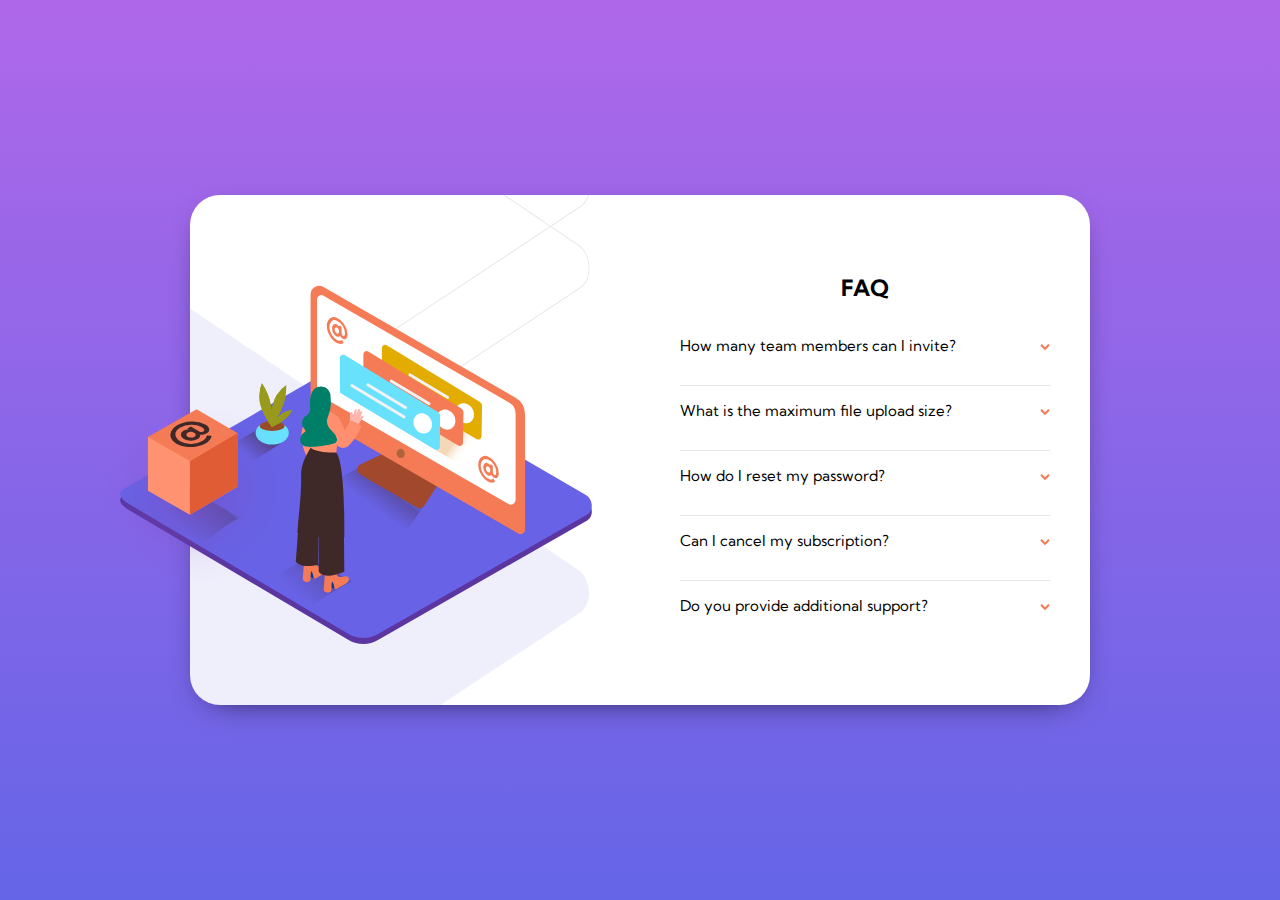
<file: index.html>
<!DOCTYPE html>
<html>
    <head>
        <meta name="viewport" content="width=device-width, initial-scale=1.0">
        <link rel="stylesheet" href="FAQ.css">
        <link rel="preconnect" href="https://fonts.gstatic.com">
        <link href="https://fonts.googleapis.com/css2?family=Kumbh+Sans:wght@400;700&display=swap" rel="stylesheet">
    </head>
    <body>
        <div class="container">
            <div class="image">
                <img class="main-image">
                <img class="secondary-image">
            </div>
            <div class="FAQ">
                <h2>FAQ</h2>
                <div class="box">
                    <p class="question">How many team members can I invite?
                        <span class="arrow"><img src="images/icon-arrow-down.svg"></span></p>
                    <p class="answer-inactive">You can invite up to 2 additional users on the Free plan. 
                        There is no limit on team members for the Premium plan.
                    </p>
                </div>
                <div class="box">
                    <p class="question">What is the maximum file upload size?
                        <span class="arrow"><img src="images/icon-arrow-down.svg"></span>
                    </p>
                    <p class="answer-inactive">No more than 2GB. All files in your account must fit your allotted storage space.</p>
                </div>
                <div class="box">
                    <p class="question">How do I reset my password?
                        <span class="arrow"><img src="images/icon-arrow-down.svg"></span>
                    </p>
                    <p class="answer-inactive">Click “Forgot password” from the login page or “Change password” from your profile page.
                        A reset link will be emailed to you.</p>
                </div>
                <div class="box">
                    <p class="question">Can I cancel my subscription?
                        <span class="arrow"><img src="images/icon-arrow-down.svg"></span>
                    </p>
                    <p class="answer-inactive">Yes! Send us a message and we’ll process your request no questions asked.</p>
                </div>
                <div class="box">
                    <p class="question">Do you provide additional support?
                        <span class="arrow"><img src="images/icon-arrow-down.svg"></span>
                    </p>
                    <p class="answer-inactive">Chat and email support is available 24/7. Phone lines are open during normal business hours.</p>
                </div>
            </div>
        </div>


    <script type="text/javascript">
        

        let questions = document.querySelectorAll('.question');

        function show(answer){
            if (answer.nextElementSibling.className == 'answer-inactive'){
                hide();
                answer.nextElementSibling.className = 'answer-active';
                answer.children[0].style.transform = 'rotate(180deg)';
                answer.style.fontWeight = "900";
            } else {
                hide();
            }
        }
        function hide(){
            questions.forEach(elem => {
                    const sibling = elem.nextElementSibling;
                    sibling.className = 'answer-inactive';
                    elem.children[0].style.transform = 'rotate(0deg)'
                    elem.style.fontWeight = "200"
                })
        }

        questions.forEach(elem => {
            elem.addEventListener("click", ()=>{show(elem)})
        });
    </script>
    </body>
</html>
</file>
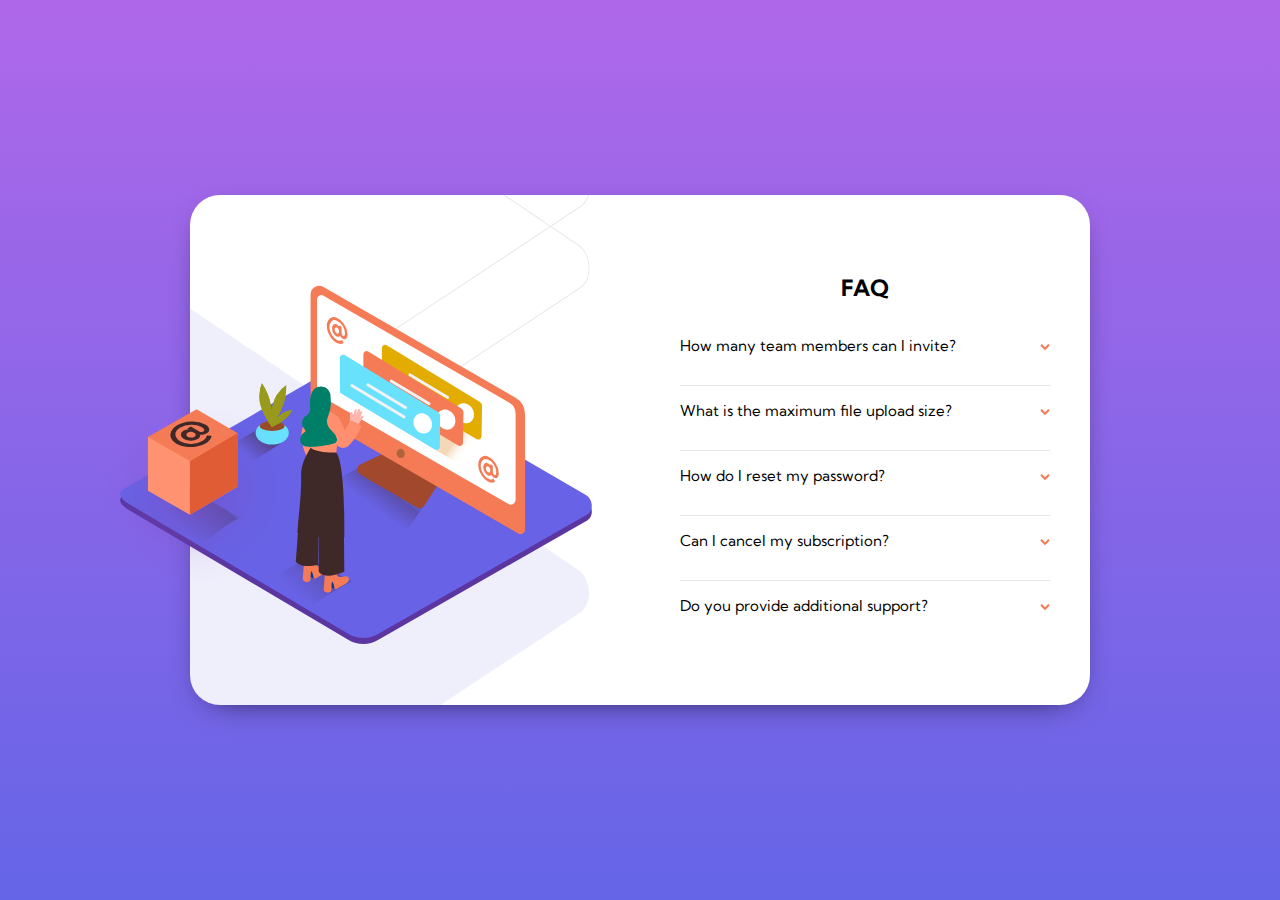
<file: FAQ.html>
<!DOCTYPE html>
<html>
    <head>
        <meta name="viewport" content="width=device-width, initial-scale=1.0">
        <link rel="stylesheet" href="FAQ.css">
        <link rel="preconnect" href="https://fonts.gstatic.com">
        <link href="https://fonts.googleapis.com/css2?family=Kumbh+Sans:wght@400;700&display=swap" rel="stylesheet">
    </head>
    <body>
        <div class="container">
            <div class="image">
                <img class="main-image">
                <img class="secondary-image">
            </div>
            <div class="FAQ">
                <h2>FAQ</h2>
                <div class="box">
                    <p class="question">How many team members can I invite?
                        <span class="arrow"><img src="images/icon-arrow-down.svg"></span></p>
                    <p class="answer-inactive">You can invite up to 2 additional users on the Free plan. 
                        There is no limit on team members for the Premium plan.
                    </p>
                </div>
                <div class="box">
                    <p class="question">What is the maximum file upload size?
                        <span class="arrow"><img src="images/icon-arrow-down.svg"></span>
                    </p>
                    <p class="answer-inactive">No more than 2GB. All files in your account must fit your allotted storage space.</p>
                </div>
                <div class="box">
                    <p class="question">How do I reset my password?
                        <span class="arrow"><img src="images/icon-arrow-down.svg"></span>
                    </p>
                    <p class="answer-inactive">Click “Forgot password” from the login page or “Change password” from your profile page.
                        A reset link will be emailed to you.</p>
                </div>
                <div class="box">
                    <p class="question">Can I cancel my subscription?
                        <span class="arrow"><img src="images/icon-arrow-down.svg"></span>
                    </p>
                    <p class="answer-inactive">Yes! Send us a message and we’ll process your request no questions asked.</p>
                </div>
                <div class="box">
                    <p class="question">Do you provide additional support?
                        <span class="arrow"><img src="images/icon-arrow-down.svg"></span>
                    </p>
                    <p class="answer-inactive">Chat and email support is available 24/7. Phone lines are open during normal business hours.</p>
                </div>
            </div>
        </div>


    <script type="text/javascript">
        

        let questions = document.querySelectorAll('.question');

        function show(answer){
            if (answer.nextElementSibling.className == 'answer-inactive'){
                hide();
                answer.nextElementSibling.className = 'answer-active';
                answer.children[0].style.transform = 'rotate(180deg)';
                answer.style.fontWeight = "900";
            } else {
                hide();
            }
        }
        function hide(){
            questions.forEach(elem => {
                    const sibling = elem.nextElementSibling;
                    sibling.className = 'answer-inactive';
                    elem.children[0].style.transform = 'rotate(0deg)'
                    elem.style.fontWeight = "200"
                })
        }

        questions.forEach(elem => {
            elem.addEventListener("click", ()=>{show(elem)})
        });
    </script>
    </body>
</html>
</file>
<file: FAQ.css>
html{
    width:  100%;
    height: 100%;
    font-size: 12px;
    overflow: hidden;
}
body{
    width:  100%;
    height: 100%;
    margin: 0;
    font-family: 'Kumbh Sans', sans-serif;
    background: linear-gradient(0deg, hsl(240, 73%, 65%) 0%, hsl(273, 75%, 66%));
    display: flex;
    flex-direction: column;
    justify-content: center;
    align-items: center;
}
.container{

    width: 80%;
    max-width: 600px;
    height: auto;
    background-color: white;
    border-radius: 30px;
    -webkit-box-shadow: 0px 10px 35px -20px rgba(0, 0, 0, 1);
    -moz-box-shadow: 0px 10px 35px -20px rgba(0, 0, 0, 1);
    box-shadow: 0px 10px 35px -20px rgba(0, 0, 0, 1);
    display: flex;
    flex-direction: column;
    align-items: center;
}
.image{
    width: 100%;
    height: 0;
    padding-top: 30%;
    display: flex;
    flex-direction: column;
    align-items: center;
}
.main-image{
    position: absolute;
    content: url("images/illustration-woman-online-mobile.svg");
    transform: translate(-5%, -100%);
    height: auto;
    width: 75%;
    max-width: 480px;
    z-index: 2;
}
.secondary-image{
    position: absolute;
    content: url("images/bg-pattern-mobile.svg");
    transform: translateY(-90%);
    height: auto;
    width: 70%;
    max-width: 450px;
}
.FAQ{
    width: 90%;
    max-height: 80%;
    display: flex;
    flex-direction: column;
    justify-content: center;
    align-items: center;
    z-index: 2;
}
.box{
    width: 100%;
}
.box:not(:last-child){
    border-bottom: hsl(240, 5%, 91%) solid 1px;
}
.arrow{
    float: right;
    transition: 0.5s;
}
.answer-inactive{
    max-height: 0;
    transition: all 0.5s;
    overflow: hidden;
}
.answer-active{
    max-height: 70px;
    overflow: hidden;
    transition: all 0.5s;
}
@media screen and (min-width: 1100px) {
    html{
        font-size: 12px;
    }
    .container{
        flex-direction: row;
        width: 900px;
        height: 510px;
        max-width: none;
    }
    .image{
        width: 50%;
        height: 100%;
        background-image: url('images/bg-pattern-desktop.svg');
        background-repeat: no-repeat;
        background-position: -500px -330px;
        background-size: 200% 200%; 
        display: block;
        padding: 0;
    }
    .main-image{
        content: url('images/illustration-woman-online-desktop.svg');
        position: relative;
        width: auto;
        max-width: none;
        transform: none;
        top: 90px;
        left: -70px;
    }
    .secondary-image{
        position: relative;
        content: url('images/illustration-box-desktop.svg');
        width: auto;
        transform: none;
        top: -150px;
        left: -93px;
        z-index: 2;
    }
    .question{
        cursor: pointer;
        transition: all 0.5s;
    }
    .question:hover{
        color: hsl(14, 88%, 65%);
        transition: all 0.5s;
    }
    .FAQ{
        font-size: 15px;
        padding: 40px;
        width: 50%;
    }
}
</file>
